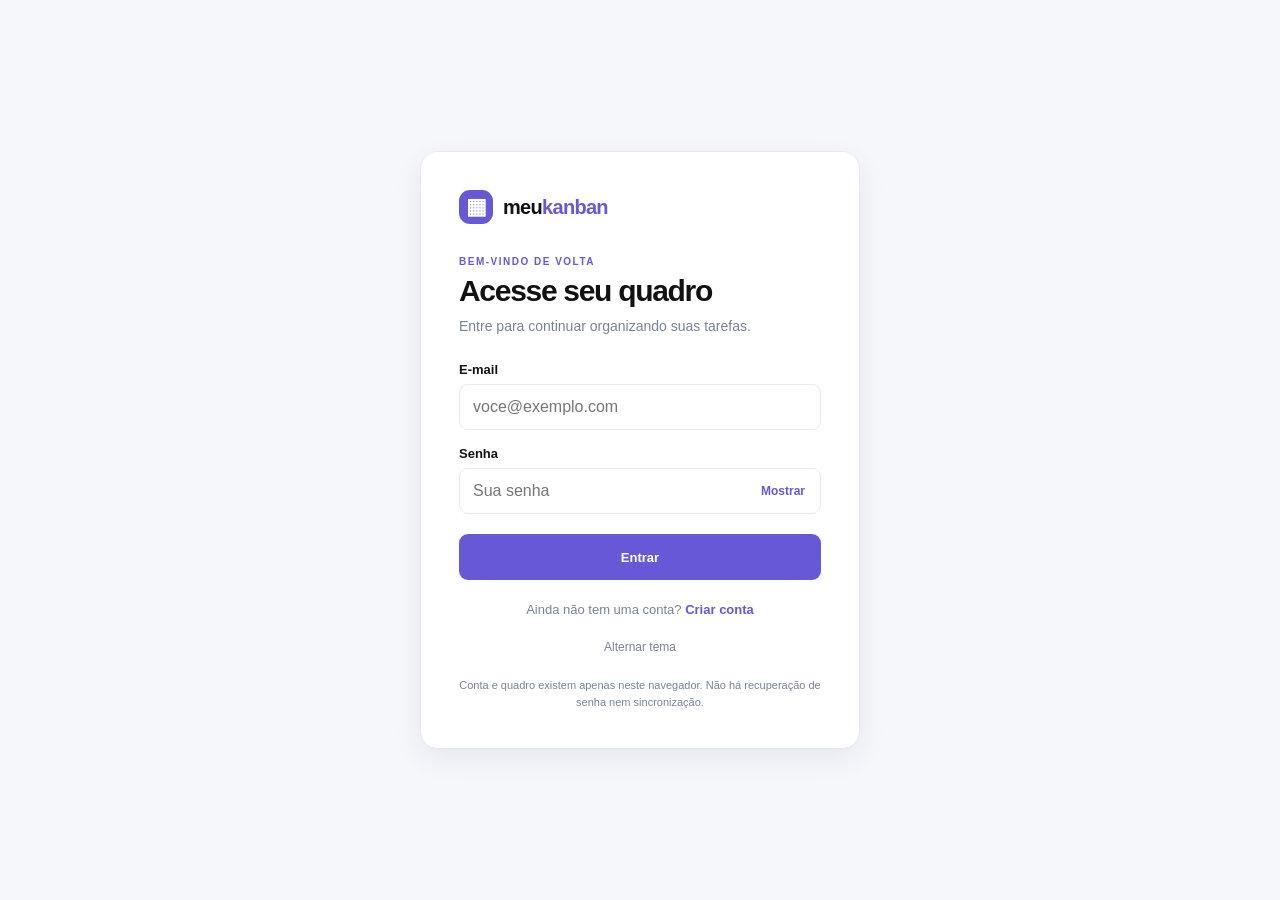
<file: index.html>
<!doctype html>
<html lang="pt-BR">
<head>
  <!-- Define a codificação, a adaptação para telas móveis e a cor do navegador. -->
  <meta charset="utf-8">
  <meta name="viewport" content="width=device-width, initial-scale=1">
  <meta name="theme-color" content="#f5f7fb">
  <!-- Identifica a página e carrega os estilos e o comportamento da aplicação. -->
  <title>Meu Kanban</title>
  <link rel="stylesheet" href="style.css">
  <script src="security.js" defer></script>
  <script src="script.js" defer></script>
</head>
<body hidden>
  <!-- Cabeçalho com a marca, busca, filtro de prioridade e alternância de tema. -->
  <header class="app-header">
    <!-- A marca também funciona como link para o início da página. -->
    <a class="brand" href="./" aria-label="Meu Kanban, início">
      <span class="brand-icon" aria-hidden="true">▦</span>
      <span>meu<span class="brand-accent">kanban</span></span>
    </a>
    <div class="header-actions">
      <!-- Os rótulos invisíveis dão nomes acessíveis aos controles. -->
      <label class="sr-only" for="busca">Buscar tarefas</label>
      <span class="search-wrap">
        <span aria-hidden="true">⌕</span>
        <input id="busca" type="search" placeholder="Buscar tarefas..." autocomplete="off">
      </span>
      <!-- Filtra os cartões pelo nível de prioridade selecionado. -->
      <label class="sr-only" for="filtro-prioridade">Filtrar por prioridade</label>
      <select id="filtro-prioridade" class="filter-select">
        <option value="">Todas as prioridades</option>
        <option value="baixa">Baixa</option>
        <option value="media">Média</option>
        <option value="alta">Alta</option>
      </select>
      <!-- O JavaScript atualiza o ícone e o rótulo conforme o tema ativo. -->
      <button id="btn-tema" class="icon-button" type="button" aria-label="Ativar tema escuro" title="Alternar tema">
        <span aria-hidden="true">☾</span>
      </button>
      <span id="email-usuario" class="user-email" aria-label="Conta conectada"></span>
      <button id="btn-sair" class="button button-secondary logout-button" type="button">Sair</button>
    </div>
  </header>

  <!-- Área principal: apresentação, ações globais, avisos e quadro renderizado. -->
  <main class="main-content">
    <section class="intro" aria-labelledby="titulo-pagina">
      <div>
        <p class="eyebrow">ORGANIZE SEU DIA</p>
        <h1 id="titulo-pagina">Meu quadro Kanban</h1>
        <p class="subtitle">Organize suas atividades um passo de cada vez. Seu progresso sempre à vista!</p>
      </div>
      <!-- Ações para criar colunas e remover todas as tarefas do quadro. -->
      <div class="board-actions">
        <button id="btn-adicionar-coluna" class="button button-secondary" type="button">
          <span aria-hidden="true">＋</span> Nova coluna
        </button>
        <button id="btn-limpar" class="button button-danger" type="button">
          <span aria-hidden="true">⌫</span> Limpar quadro
        </button>
      </div>
    </section>

    <p class="local-storage-notice">
      Quadro criptografado e salvo somente neste navegador. O login local não substitui autenticação de servidor.
      Não há sincronização entre dispositivos.
    </p>
    <!-- Região acessível usada para mensagens temporárias de erro e orientação. -->
    <p id="aviso" class="notice" role="status" aria-live="polite" hidden></p>
    <!-- O JavaScript preenche este contêiner com as colunas e os cartões. -->
    <section id="quadro" class="board" aria-label="Quadro Kanban"></section>
  </main>

  <!-- Diálogo de criação e edição de tarefas, aberto pelo código JavaScript. -->
  <dialog id="modal-tarefa" class="task-dialog" aria-labelledby="modal-titulo">
    <form id="form-tarefa" novalidate>
      <!-- Título e controle para fechar o formulário. -->
      <div class="dialog-heading">
        <div>
          <p class="eyebrow">SEU QUADRO, SUAS REGRAS</p>
          <h2 id="modal-titulo">Nova tarefa</h2>
        </div>
        <button id="btn-fechar-modal" class="icon-button close-button" type="button" aria-label="Fechar janela">×</button>
      </div>

      <!-- Campos principais; o título é obrigatório e a validação é exibida no formulário. -->
      <label for="campo-titulo">Título <span aria-hidden="true">*</span></label>
      <input id="campo-titulo" name="titulo" type="text" maxlength="120" required placeholder="Ex.: Preparar apresentação">
      <p id="erro-titulo" class="field-error" role="alert" hidden>Informe um título para a tarefa.</p>

      <!-- Descrição opcional com limite de caracteres. -->
      <label for="campo-descricao">Descrição <span class="optional">(opcional)</span></label>
      <textarea id="campo-descricao" name="descricao" rows="4" maxlength="1000" placeholder="Adicione mais detalhes..."></textarea>

      <!-- Prioridade inicial e data de entrega opcional da tarefa. -->
      <div class="form-row">
        <div>
          <label for="campo-prioridade">Prioridade</label>
          <select id="campo-prioridade" name="prioridade">
            <option value="baixa">Baixa</option>
            <option value="media" selected>Média</option>
            <option value="alta">Alta</option>
          </select>
        </div>
        <div>
          <label for="campo-entrega">Data de entrega <span class="optional">(opcional)</span></label>
          <input id="campo-entrega" name="entrega" type="date">
        </div>
      </div>

      <!-- Permite descartar o formulário ou salvar a tarefa. -->
      <div class="dialog-actions">
        <button id="btn-cancelar" class="button button-secondary" type="button">Cancelar</button>
        <button class="button button-primary" type="submit">Salvar tarefa</button>
      </div>
    </form>
  </dialog>
</body>
</html>
</file>
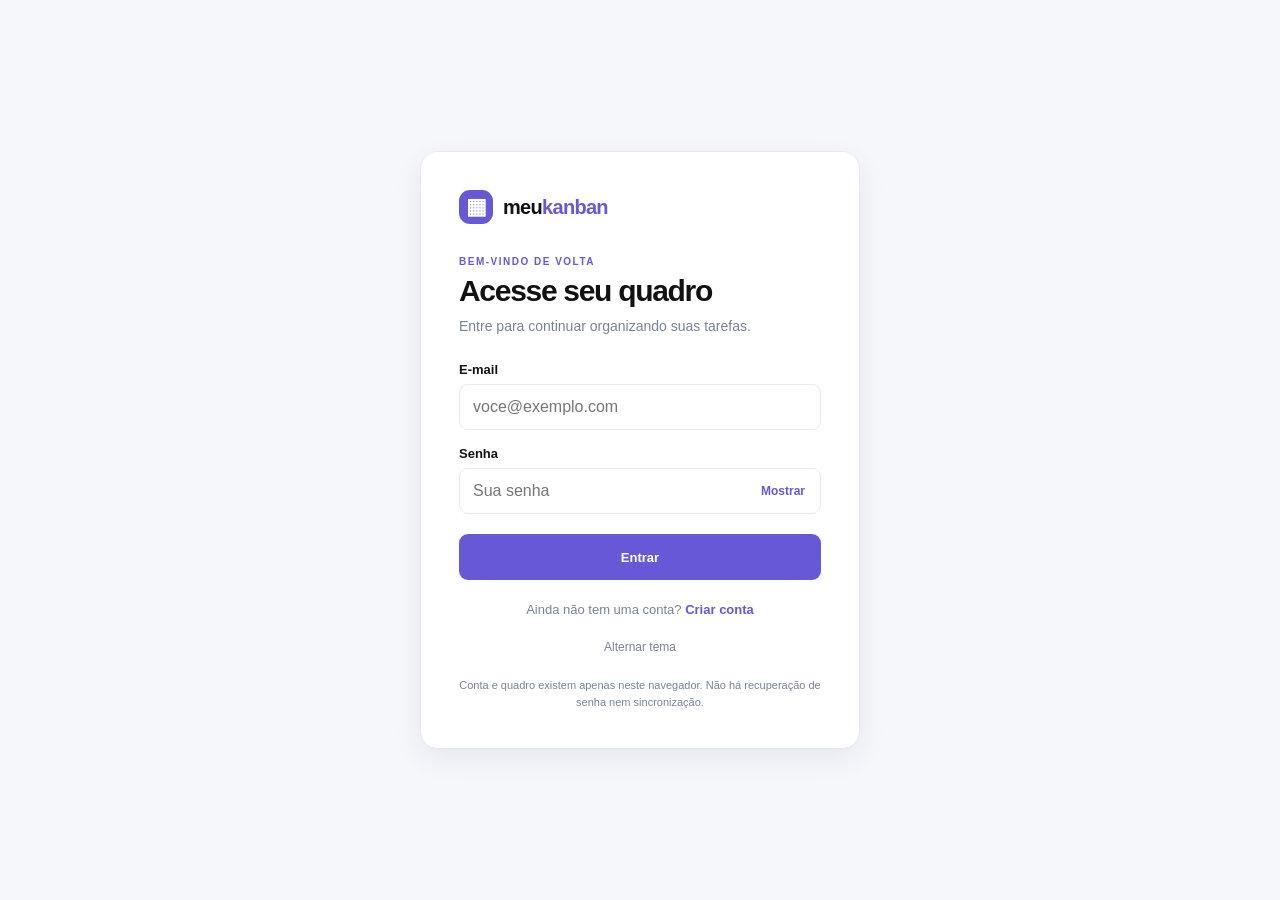
<file: login.html>
<!doctype html>
<html lang="pt-BR">
<head>
  <meta charset="utf-8">
  <meta name="viewport" content="width=device-width, initial-scale=1">
  <meta name="theme-color" content="#f5f7fb">
  <title>Entrar · meuKanban</title>
  <link rel="stylesheet" href="style.css">
  <script src="security.js" defer></script>
  <script src="auth.js" defer></script>
</head>
<body class="auth-page">
  <main class="auth-card" aria-labelledby="titulo-auth">
    <a class="brand auth-brand" href="./" aria-label="meuKanban, início">
      <span class="brand-icon" aria-hidden="true">▦</span>
      <span>meu<span class="brand-accent">kanban</span></span>
    </a>
    <p class="eyebrow">BEM-VINDO DE VOLTA</p>
    <h1 id="titulo-auth">Acesse seu quadro</h1>
    <p class="auth-subtitle">Entre para continuar organizando suas tarefas.</p>
    <form id="form-auth" data-tipo="login" novalidate>
      <label for="email">E-mail</label>
      <input id="email" name="email" type="email" autocomplete="email" required maxlength="254"
        placeholder="voce@exemplo.com">
      <label for="senha">Senha</label>
      <div class="password-field">
        <input id="senha" name="senha" type="password" autocomplete="current-password" required
          aria-describedby="auth-mensagem" placeholder="Sua senha">
        <button class="password-toggle" type="button" data-toggle-password="senha"
          aria-label="Mostrar senha" aria-pressed="false">Mostrar</button>
      </div>
      <p class="auth-error" id="auth-mensagem" role="alert" aria-live="polite" hidden></p>
      <button class="button button-primary auth-submit" type="submit">Entrar</button>
    </form>
    <p class="auth-footer">Ainda não tem uma conta? <a href="register.html">Criar conta</a></p>
    <button id="btn-tema-auth" class="theme-toggle" type="button" aria-label="Alternar tema">Alternar tema</button>
    <p class="auth-disclaimer">Conta e quadro existem apenas neste navegador. Não há recuperação de senha nem sincronização.</p>
  </main>
</body>
</html>
</file>
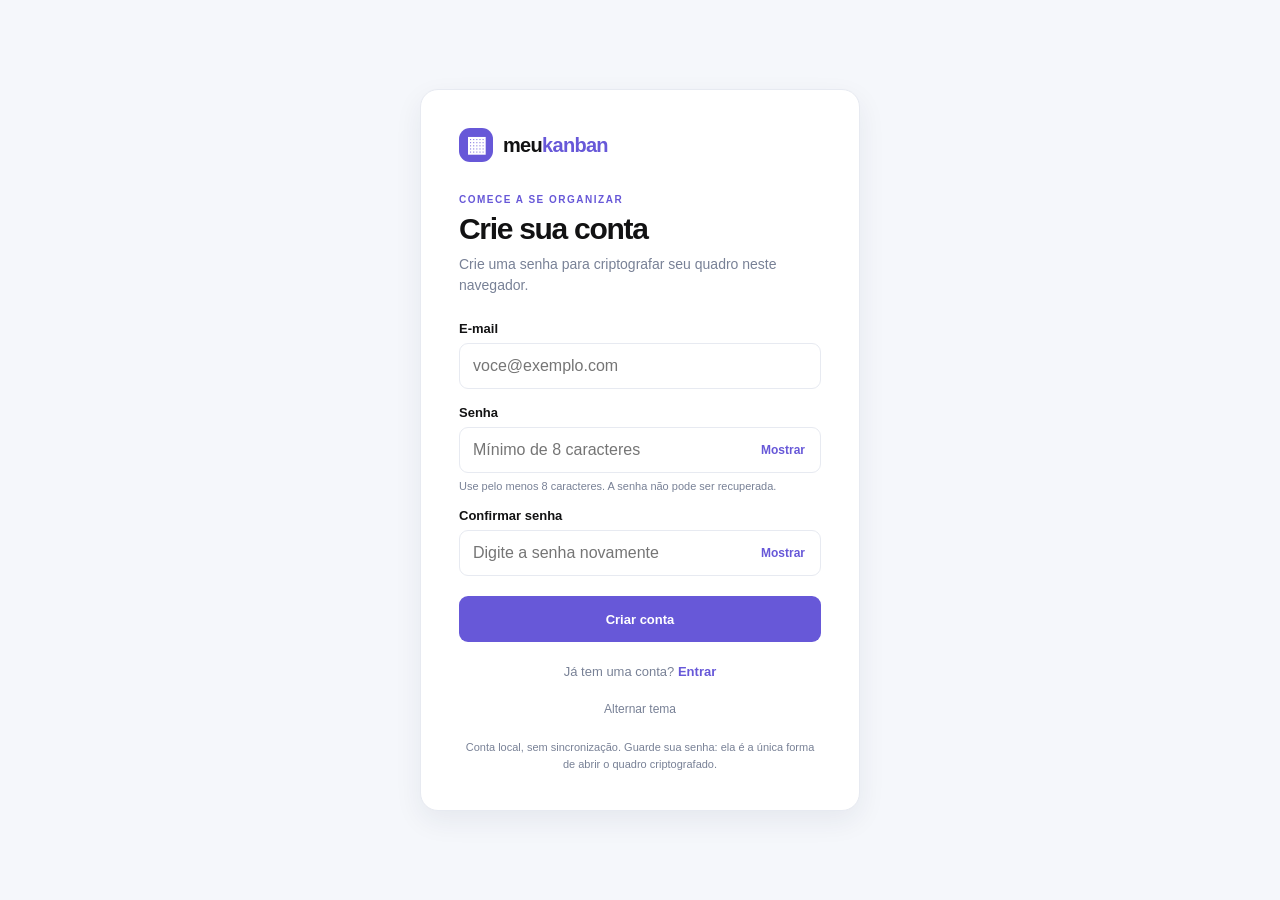
<file: register.html>
<!doctype html>
<html lang="pt-BR">
<head>
  <meta charset="utf-8">
  <meta name="viewport" content="width=device-width, initial-scale=1">
  <meta name="theme-color" content="#f5f7fb">
  <title>Criar conta · meuKanban</title>
  <link rel="stylesheet" href="style.css">
  <script src="security.js" defer></script>
  <script src="auth.js" defer></script>
</head>
<body class="auth-page">
  <main class="auth-card" aria-labelledby="titulo-auth">
    <a class="brand auth-brand" href="./" aria-label="meuKanban, início">
      <span class="brand-icon" aria-hidden="true">▦</span>
      <span>meu<span class="brand-accent">kanban</span></span>
    </a>
    <p class="eyebrow">COMECE A SE ORGANIZAR</p>
    <h1 id="titulo-auth">Crie sua conta</h1>
    <p class="auth-subtitle">Crie uma senha para criptografar seu quadro neste navegador.</p>
    <form id="form-auth" data-tipo="register" novalidate>
      <label for="email">E-mail</label>
      <input id="email" name="email" type="email" autocomplete="email" required maxlength="254"
        placeholder="voce@exemplo.com">
      <label for="senha">Senha</label>
      <div class="password-field">
        <input id="senha" name="senha" type="password" autocomplete="new-password" required minlength="8"
          aria-describedby="dica-senha auth-mensagem" placeholder="Mínimo de 8 caracteres">
        <button class="password-toggle" type="button" data-toggle-password="senha"
          aria-label="Mostrar senha" aria-pressed="false">Mostrar</button>
      </div>
      <small id="dica-senha" class="password-hint">Use pelo menos 8 caracteres. A senha não pode ser recuperada.</small>
      <label for="confirmar-senha">Confirmar senha</label>
      <div class="password-field">
        <input id="confirmar-senha" name="confirmarSenha" type="password" autocomplete="new-password" required
          placeholder="Digite a senha novamente">
        <button class="password-toggle" type="button" data-toggle-password="confirmar-senha"
          aria-label="Mostrar confirmação da senha" aria-pressed="false">Mostrar</button>
      </div>
      <p class="auth-error" id="auth-mensagem" role="alert" aria-live="polite" hidden></p>
      <button class="button button-primary auth-submit" type="submit">Criar conta</button>
    </form>
    <p class="auth-footer">Já tem uma conta? <a href="login.html">Entrar</a></p>
    <button id="btn-tema-auth" class="theme-toggle" type="button" aria-label="Alternar tema">Alternar tema</button>
    <p class="auth-disclaimer">Conta local, sem sincronização. Guarde sua senha: ela é a única forma de abrir o quadro criptografado.</p>
  </main>
</body>
</html>
</file>
<file: style.css>
/* Variáveis visuais do tema claro, usado como aparência padrão da aplicação. */
:root {
  color-scheme: light;
  --page: #f5f7fb;
  --surface: #ffffff;
  --surface-soft: #f8f9fc;
  --text: #121213;
  --muted: #788196;
  --line: #e7eaf1;
  --accent: #6758d8;
  --accent-hover: #5546c5;
  --shadow: 0 10px 28px rgb(34 42 68 / 7%);
  --low: #25966b;
  --low-bg: #e5f6ee;
  --medium: #c18116;
  --medium-bg: #fff3d8;
  --high: #d34b60;
  --high-bg: #ffeaed;
}

/* Substitui as cores globais quando o documento está no tema escuro. */
:root[data-tema="escuro"] {
  color-scheme: dark;
  --page: #171a24;
  --surface: #222633;
  --surface-soft: #101011;
  --text: #edf0f7;
  --muted: #a4acc0;
  --line: #363c4d;
  --accent: #a59aff;
  --accent-hover: #b7afff;
  --shadow: 0 10px 28px rgb(0 0 0 / 20%);
  --low: #71d5a8;
  --low-bg: #213d35;
  --medium: #f2c56b;
  --medium-bg: #463a26;
  --high: #ff8997;
  --high-bg: #482b34;
}

/* Regras básicas de dimensionamento, tipografia e foco acessível dos controles. */
* { box-sizing: border-box; }

body {
  margin: 0;
  min-width: 320px;
  background: var(--page);
  color: var(--text);
  font-family: "DM Sans", "Segoe UI", sans-serif;
  transition: background-color .2s, color .2s;
}

button, input, textarea, select { font: inherit; }
button { color: inherit; }
button:focus-visible, input:focus-visible, textarea:focus-visible, select:focus-visible, a:focus-visible {
  outline: 3px solid color-mix(in srgb, var(--accent) 45%, transparent);
  outline-offset: 2px;
}

/* Barra superior: marca à esquerda e ferramentas de busca, filtro e tema à direita. */
.app-header {
  height: 76px;
  display: flex;
  align-items: center;
  justify-content: space-between;
  gap: 20px;
  padding: 0 clamp(20px, 5vw, 76px);
  background: var(--surface);
  border-bottom: 1px solid var(--line);
}

.brand {
  display: inline-flex;
  align-items: center;
  gap: 10px;
  color: var(--text);
  font: 800 20px Manrope, "Segoe UI", sans-serif;
  text-decoration: none;
  letter-spacing: -.7px;
  white-space: nowrap;
}

.brand-icon {
  display: grid;
  width: 34px;
  height: 34px;
  place-items: center;
  border-radius: 11px;
  background: var(--accent);
  color: white;
  font-size: 22px;
}

.brand-accent { color: var(--accent); }
.header-actions, .board-actions { display: flex; align-items: center; gap: 10px; }
.user-email { max-width: 190px; overflow: hidden; color: var(--muted); font-size: 12px; text-overflow: ellipsis; white-space: nowrap; }
.logout-button { min-height: 38px; }

.search-wrap {
  display: flex;
  align-items: center;
  gap: 8px;
  width: min(250px, 28vw);
  padding: 0 11px;
  border: 1px solid var(--line);
  border-radius: 10px;
  color: var(--muted);
  background: var(--surface);
}

.search-wrap input {
  width: 100%;
  min-width: 0;
  height: 40px;
  padding: 0;
  border: 0;
  outline: 0;
  color: var(--text);
  background: transparent;
}

.search-wrap:focus-within { outline: 3px solid color-mix(in srgb, var(--accent) 35%, transparent); }
.search-wrap input:focus-visible { outline: 0; }
.filter-select, .form-row select, .form-row input {
  min-height: 42px;
  padding: 0 12px;
  border: 1px solid var(--line);
  border-radius: 9px;
  color: var(--text);
  background: var(--surface);
}

.icon-button {
  display: inline-grid;
  width: 42px;
  height: 42px;
  flex: 0 0 auto;
  place-items: center;
  border: 1px solid var(--line);
  border-radius: 10px;
  background: var(--surface);
  cursor: pointer;
  font-size: 21px;
}

.icon-button:hover, .button-secondary:hover { background: var(--surface-soft); }

/* Limita e centraliza o conteúdo principal e organiza título e ações da página. */
.main-content { max-width: 1500px; margin: 0 auto; padding: 42px clamp(20px, 5vw, 76px) 60px; }
.intro { display: flex; align-items: end; justify-content: space-between; gap: 20px; margin-bottom: 28px; }
.eyebrow { margin: 0 0 7px; color: var(--accent); font-size: 10px; font-weight: 700; letter-spacing: 1.5px; }
h1, h2, h3, p { margin-top: 0; }
h1, h2 { font-family: Manrope, "Segoe UI", sans-serif; }
h1 { margin-bottom: 5px; font-size: clamp(27px, 4vw, 36px); letter-spacing: -1.3px; }
.subtitle { margin-bottom: 0; color: var(--muted); font-size: 14px; }

/* Estilos comuns e variações dos botões de ação. */
.button {
  min-height: 40px;
  display: inline-flex;
  align-items: center;
  justify-content: center;
  gap: 7px;
  padding: 0 14px;
  border: 1px solid transparent;
  border-radius: 9px;
  cursor: pointer;
  font-size: 13px;
  font-weight: 600;
  transition: background-color .15s, transform .15s;
}
.button:active { transform: translateY(1px); }
.button-primary { background: var(--accent); color: #fff; }
.button-primary:hover { background: var(--accent-hover); }
.button-secondary { border-color: var(--line); background: var(--surface); }
.button-danger { border-color: var(--line); background: var(--surface); color: var(--high); }
.button-danger:hover { background: var(--high-bg); }

/* Quadro horizontal e cartões de coluna, com realce para receber uma tarefa arrastada. */
.board {
  display: grid;
  grid-auto-columns: minmax(270px, 1fr);
  grid-auto-flow: column;
  align-items: start;
  gap: 18px;
  overflow-x: auto;
  padding: 2px 2px 20px;
}

.column {
  min-width: 0;
  padding: 15px;
  border: 1px solid var(--line);
  border-radius: 14px;
  background: color-mix(in srgb, var(--surface-soft) 75%, transparent);
  transition: background-color .15s, border-color .15s, box-shadow .15s;
}
.column.drop-target { border-color: var(--accent); background: color-mix(in srgb, var(--accent) 8%, var(--surface)); box-shadow: 0 0 0 3px color-mix(in srgb, var(--accent) 15%, transparent); }
.column-heading { display: flex; align-items: center; justify-content: space-between; gap: 8px; margin-bottom: 13px; }
.column-title-wrap { display: flex; min-width: 0; align-items: center; gap: 9px; }
.column-dot { width: 9px; height: 9px; flex: 0 0 auto; border-radius: 50%; background: var(--column-color); }
.column-heading h2 { overflow: hidden; margin: 0; font-size: 14px; font-weight: 700; text-overflow: ellipsis; white-space: nowrap; }
.column-count { display: grid; min-width: 24px; height: 24px; place-items: center; padding: 0 6px; border-radius: 8px; background: var(--surface); color: var(--muted); font-size: 12px; }
.column-controls { display: flex; gap: 3px; }
.small-icon {
  display: grid;
  width: 28px;
  height: 28px;
  place-items: center;
  padding: 0;
  border: 0;
  border-radius: 7px;
  background: transparent;
  color: var(--muted);
  cursor: pointer;
}
.small-icon:hover { background: var(--surface); color: var(--text); }
.small-icon.delete-column:hover { color: var(--high); }
.task-list { min-height: 38px; display: flex; flex-direction: column; gap: 10px; }
.empty-state { padding: 15px 8px; color: var(--muted); font-size: 12px; text-align: center; }

/* Cartões de tarefa, informações de prioridade e data, e ações individuais. */
.card {
  padding: 14px;
  border: 1px solid var(--line);
  border-radius: 11px;
  background: var(--surface);
  box-shadow: 0 3px 10px rgba(29, 40, 70, 0.04);
  cursor: grab;
}
.card:active { cursor: grabbing; }
.card.dragging { opacity: .4; }
.card h3 { margin: 10px 0 6px; font: 700 14px/1.45 Manrope, "Segoe UI", sans-serif; overflow-wrap: anywhere; }
.card-description { margin: 0 0 12px; color: var(--muted); font-size: 12px; line-height: 1.55; white-space: pre-wrap; overflow-wrap: anywhere; }
.priority-badge { display: inline-flex; align-items: center; gap: 5px; padding: 4px 8px; border-radius: 99px; font-size: 10px; font-weight: 700; }
.priority-baixa { color: var(--low); background: var(--low-bg); }
.priority-media { color: var(--medium); background: var(--medium-bg); }
.priority-alta { color: var(--high); background: var(--high-bg); }
.due-date { display: flex; align-items: center; gap: 5px; margin-bottom: 11px; color: var(--muted); font-size: 11px; }
.card-actions { display: flex; flex-wrap: wrap; gap: 6px; padding-top: 10px; border-top: 1px solid var(--line); }
.card-actions button { padding: 4px 7px; border: 0; border-radius: 6px; background: transparent; color: var(--muted); cursor: pointer; font-size: 11px; }
.card-actions button:hover { background: var(--surface-soft); color: var(--accent); }
.card-actions .delete-task:hover { color: var(--high); }
.add-task { width: 100%; margin-top: 11px; padding: 9px; border: 1px dashed var(--line); border-radius: 9px; background: transparent; color: var(--muted); cursor: pointer; font-size: 12px; font-weight: 600; }
.add-task:hover { border-color: var(--accent); color: var(--accent); background: color-mix(in srgb, var(--accent) 5%, transparent); }

/* Mensagens de status e rótulos apenas para leitores de tela. */
.notice { margin: 0 0 16px; padding: 11px 14px; border: 1px solid var(--high); border-radius: 9px; color: var(--high); background: var(--high-bg); font-size: 13px; }
.local-storage-notice { margin: 0 0 18px; padding: 11px 14px; border: 1px solid var(--line); border-radius: 9px; color: var(--muted); background: var(--surface); font-size: 12px; line-height: 1.5; }
.sr-only { position: absolute; width: 1px; height: 1px; padding: 0; overflow: hidden; clip: rect(0, 0, 0, 0); white-space: nowrap; clip-path: inset(50%); }

/* Formulários locais de autenticação, com as mesmas cores do quadro. */
.auth-page { min-height: 100vh; display: grid; place-items: center; padding: 24px; }
.auth-card { width: min(100%, 440px); padding: 38px; border: 1px solid var(--line); border-radius: 18px; background: var(--surface); box-shadow: var(--shadow); }
.auth-brand { margin-bottom: 32px; }
.auth-card h1 { margin-bottom: 8px; font-size: 30px; }
.auth-subtitle { margin-bottom: 25px; color: var(--muted); font-size: 14px; line-height: 1.5; }
.auth-card label { display: block; margin: 16px 0 7px; font-size: 13px; font-weight: 700; }
.auth-card input { width: 100%; min-height: 46px; padding: 0 13px; border: 1px solid var(--line); border-radius: 9px; background: var(--surface); color: var(--text); }
.password-field { position: relative; }
.password-field input { padding-right: 86px; }
.password-toggle { position: absolute; top: 50%; right: 10px; padding: 6px; transform: translateY(-50%); border: 0; background: transparent; color: var(--accent); cursor: pointer; font-size: 12px; font-weight: 700; }
.password-hint { display: block; margin-top: 7px; color: var(--muted); font-size: 11px; }
.auth-submit { width: 100%; min-height: 46px; margin-top: 20px; }
.auth-submit:disabled { cursor: wait; opacity: .7; }
.auth-error { margin: 13px 0 0; color: var(--high); font-size: 13px; line-height: 1.45; }
.auth-error.success { color: var(--low); }
.auth-footer { margin: 22px 0 0; color: var(--muted); font-size: 13px; text-align: center; }
.auth-footer a { color: var(--accent); font-weight: 700; text-decoration: none; }
.auth-footer a:hover { text-decoration: underline; }
.theme-toggle { display: block; margin: 18px auto 0; padding: 5px 8px; border: 0; background: transparent; color: var(--muted); cursor: pointer; font-size: 12px; }
.auth-disclaimer { margin: 18px 0 0; color: var(--muted); font-size: 11px; line-height: 1.5; text-align: center; }

/* Apresentação do diálogo, fundo sobreposto e formulário de tarefa. */
.task-dialog { width: min(520px, calc(100% - 32px)); max-height: min(90vh, 760px); padding: 0; overflow: auto; border: 1px solid var(--line); border-radius: 16px; background: var(--surface); color: var(--text); box-shadow: var(--shadow); }
.task-dialog::backdrop { background: rgba(27, 49, 106, 0.55); backdrop-filter: blur(3px); }
.task-dialog form { padding: 25px; }
.dialog-heading { display: flex; align-items: start; justify-content: space-between; gap: 15px; margin-bottom: 23px; }
.dialog-heading h2 { margin: 0; font-size: 23px; letter-spacing: -.5px; }
.close-button { width: 34px; height: 34px; font-size: 24px; }
.task-dialog label { display: block; margin: 15px 0 7px; font-size: 12px; font-weight: 700; }
.task-dialog label span:not(.optional) { color: var(--high); }
.optional { color: var(--muted); font-weight: 400; }
.task-dialog input, .task-dialog textarea, .task-dialog select { width: 100%; border: 1px solid var(--line); border-radius: 9px; background: var(--surface); color: var(--text); }
.task-dialog input, .task-dialog select { min-height: 42px; padding: 0 11px; }
.task-dialog textarea { padding: 10px 11px; resize: vertical; }
.field-error { margin: 6px 0 0; color: var(--high); font-size: 12px; }
.form-row { display: grid; grid-template-columns: 1fr 1fr; gap: 14px; }
.form-row > div { min-width: 0; }
.dialog-actions { display: flex; justify-content: end; gap: 9px; margin-top: 24px; }

/* Ajustes para telas estreitas: cabeçalho flexível e colunas roláveis horizontalmente. */
@media (max-width: 700px) {
  .app-header { height: auto; min-height: 68px; flex-wrap: wrap; padding: 13px 18px; }
  .header-actions { flex: 1 1 100%; }
  .search-wrap { flex: 1; width: auto; }
  .filter-select { max-width: 180px; }
  .main-content { padding: 28px 18px 40px; }
  .intro { align-items: start; flex-direction: column; margin-bottom: 20px; }
  .board-actions { width: 100%; }
  .board-actions .button { flex: 1; }
  .board { grid-auto-columns: minmax(84vw, 1fr); gap: 12px; margin-right: -18px; padding-right: 18px; }
}

/* Simplifica campos e espaçamentos em telas de celular menores. */
@media (max-width: 420px) {
  .filter-select { max-width: 145px; padding: 0 7px; font-size: 11px; }
  .form-row { grid-template-columns: 1fr; gap: 0; }
  .task-dialog form { padding: 20px; }
  .auth-card { padding: 27px 22px; }
}

/* Respeita a preferência do sistema por movimento reduzido. */
@media (prefers-reduced-motion: reduce) {
  *, *::before, *::after { scroll-behavior: auto !important; transition-duration: .01ms !important; }
}

@media (max-width: 1000px) {
  .app-header { height: auto; min-height: 68px; flex-wrap: wrap; padding: 13px 18px; }
  .header-actions { flex: 1 1 100%; }
  .user-email { margin-left: auto; }
}
</file>
